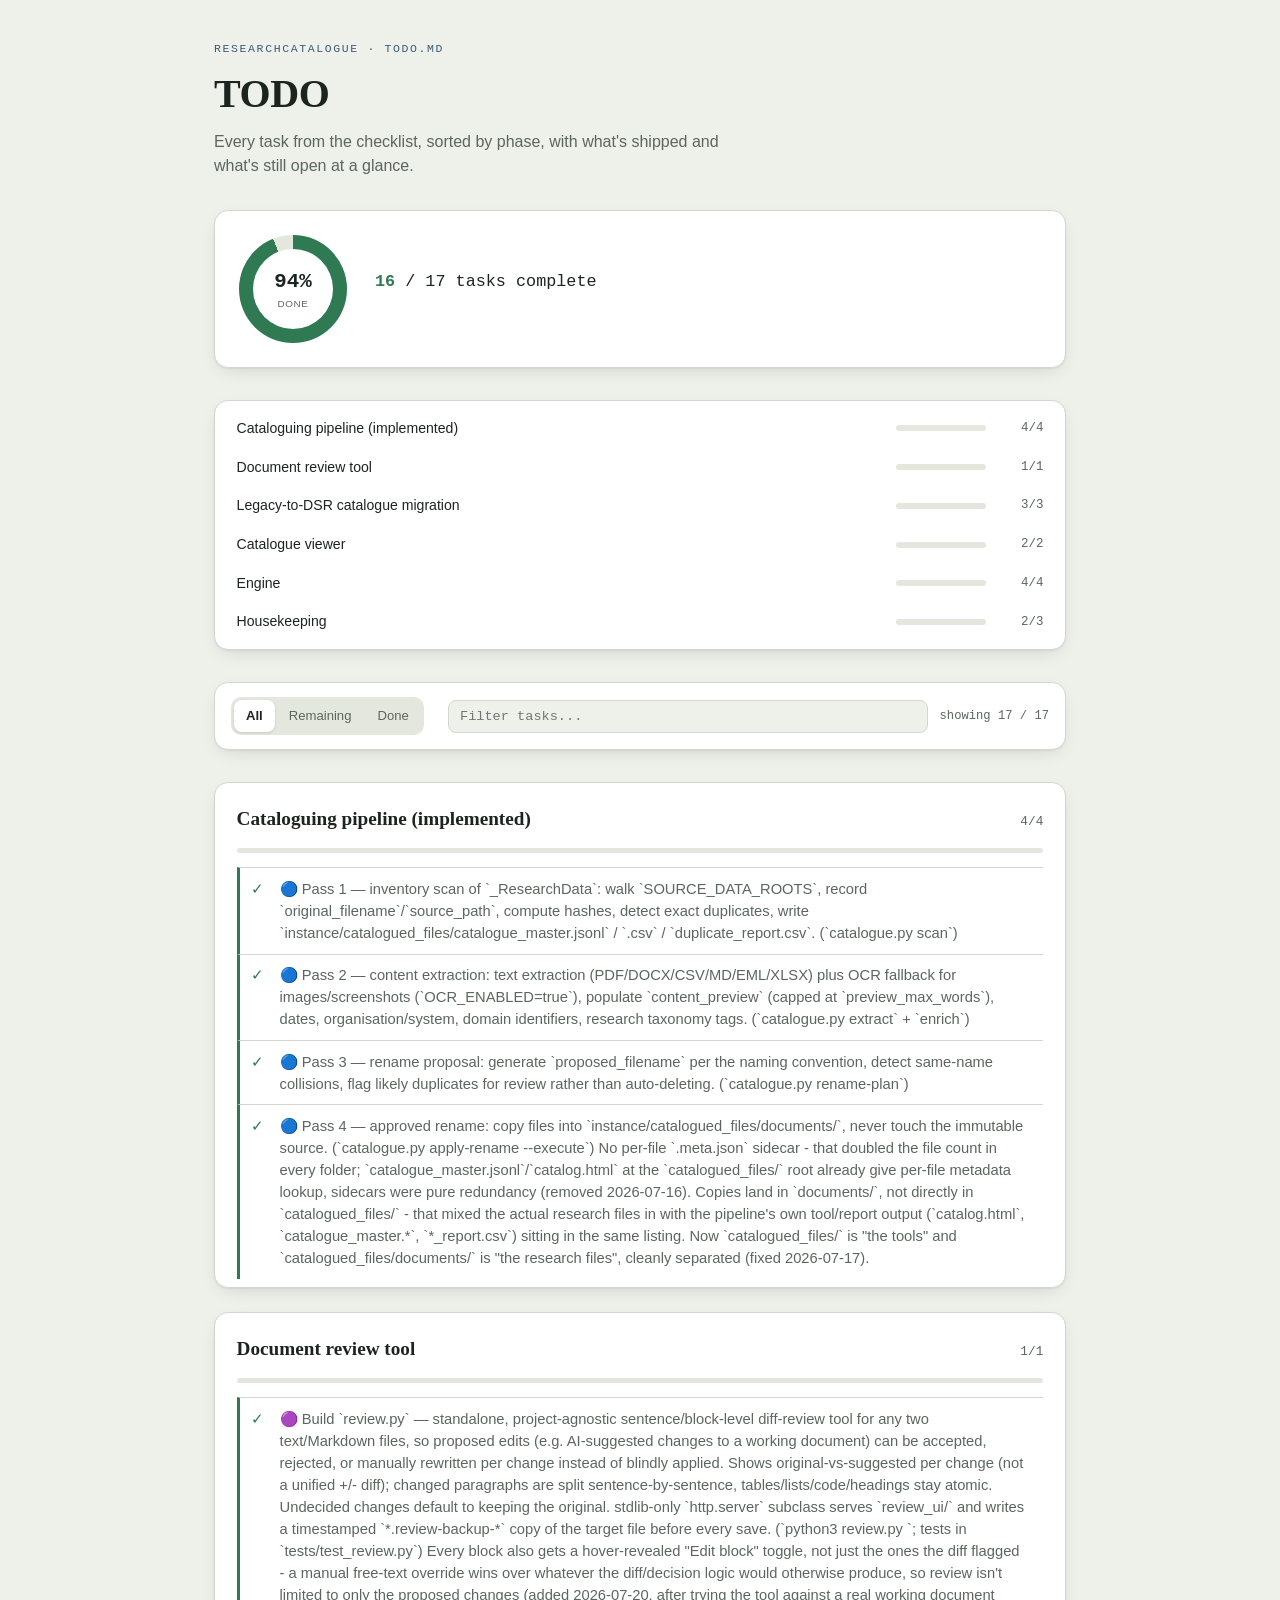
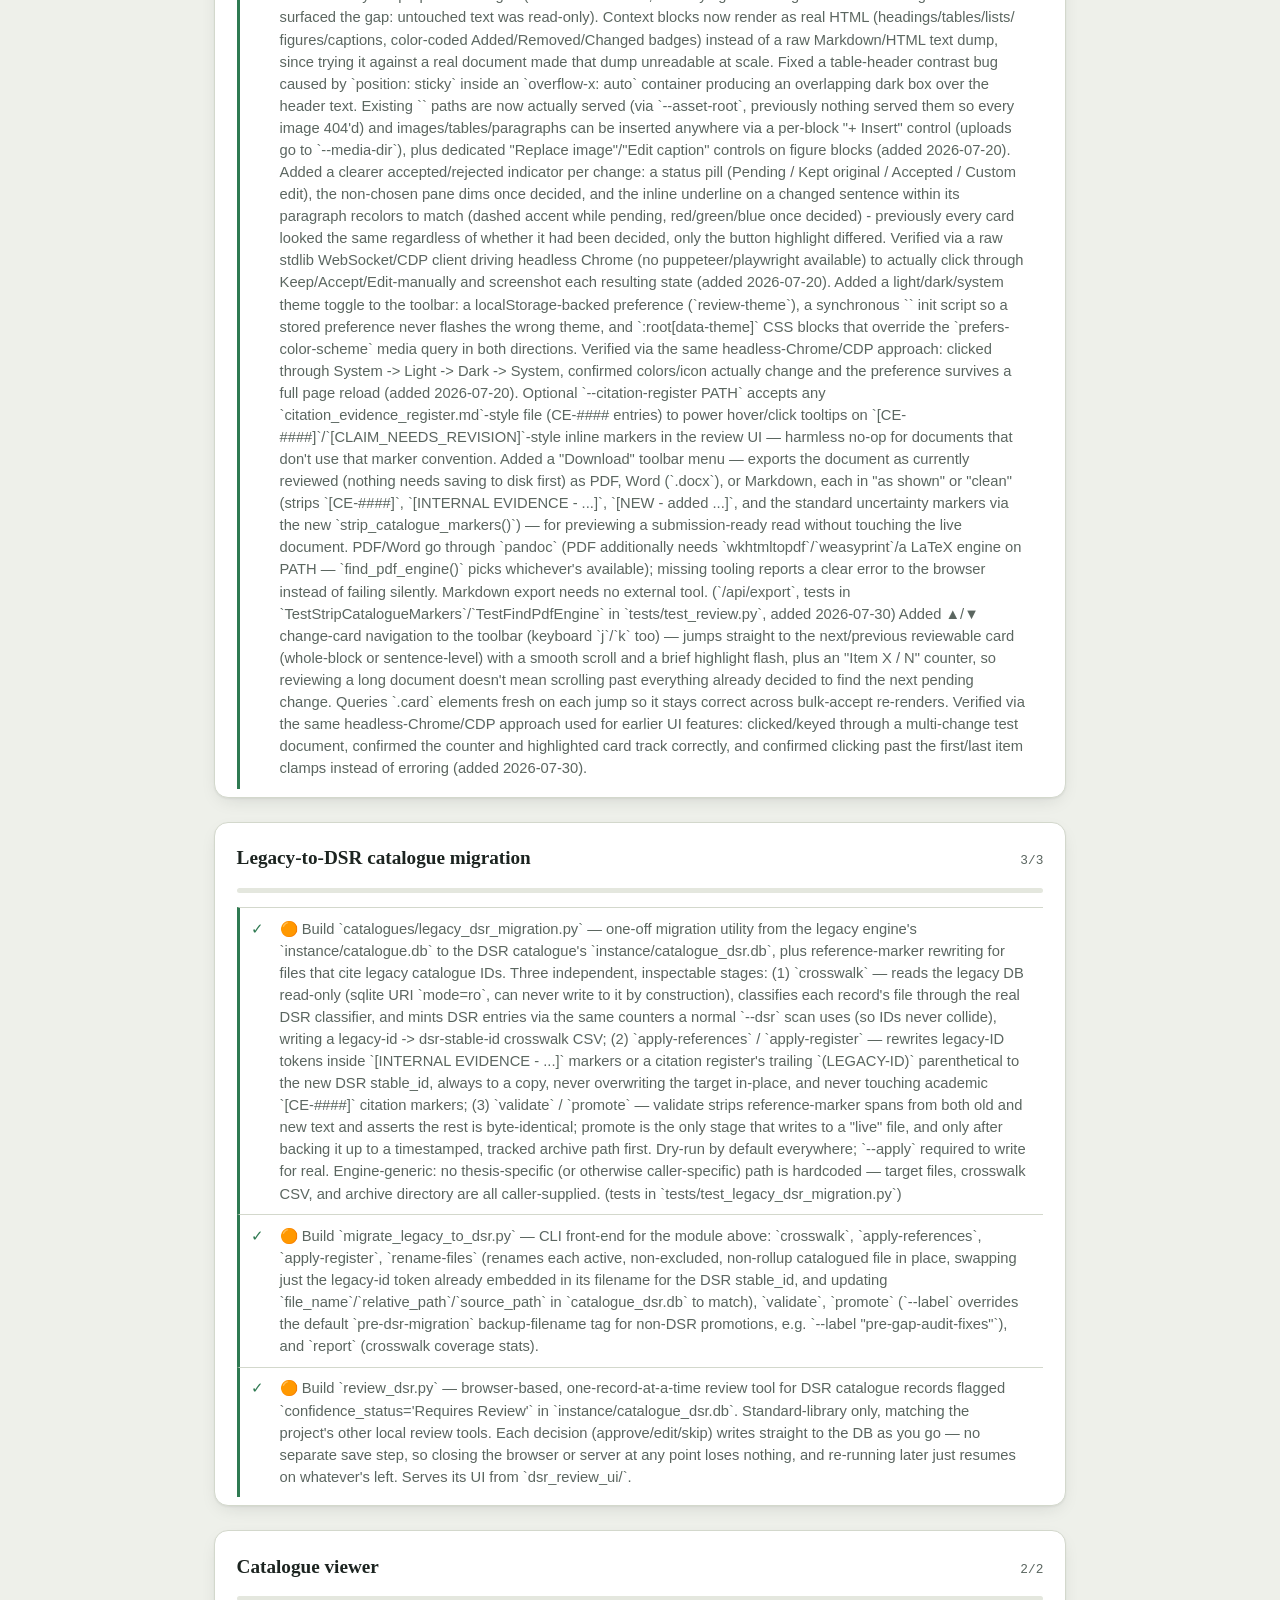
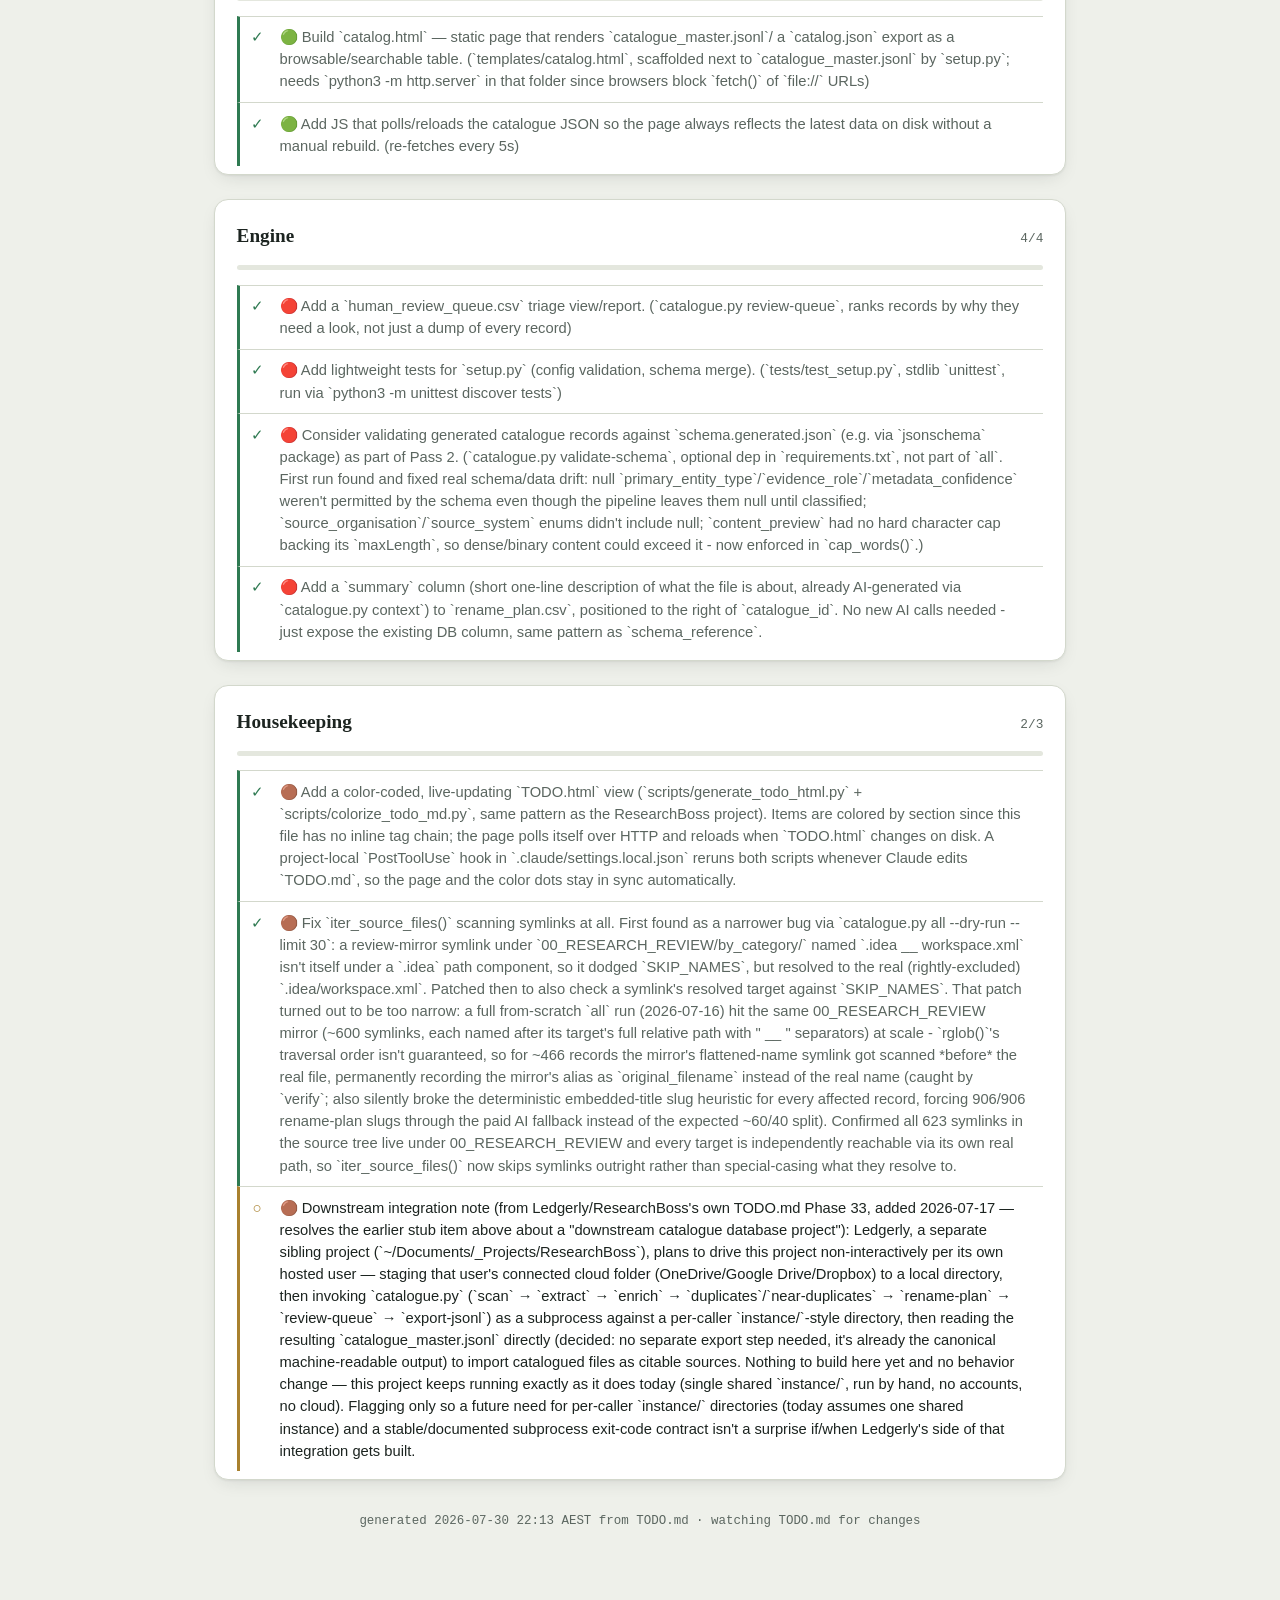
<file: TODO.html>
<!doctype html>
<html>
<head>
<meta charset="utf-8" />
<meta name="viewport" content="width=device-width, initial-scale=1" />
<title>TODO</title>
<style>
  :root {
    --bg: #EEF0EA; --surface: #FFFFFF; --surface-alt: #E4E7DE;
    --text: #1C2420; --text-muted: #5B6660; --border: #D3D8CC;
    --accent: #3E5C76; --done: #2F7A52; --pending: #A9812F;
    --shadow: 0 1px 2px rgba(28,36,32,.06), 0 6px 20px -8px rgba(28,36,32,.18);
    color-scheme: light;
  }
  @media (prefers-color-scheme: dark) {
    :root {
      --bg: #12181A; --surface: #1B2326; --surface-alt: #212B2E;
      --text: #E7ECE7; --text-muted: #93A29B; --border: #2E3A3C;
      --accent: #8FB0D3; --done: #5FBE8A; --pending: #D8B168;
      --shadow: 0 1px 2px rgba(0,0,0,.3), 0 10px 30px -10px rgba(0,0,0,.5);
      color-scheme: dark;
    }
  }
  :root[data-theme="dark"] {
    --bg: #12181A; --surface: #1B2326; --surface-alt: #212B2E;
    --text: #E7ECE7; --text-muted: #93A29B; --border: #2E3A3C;
    --accent: #8FB0D3; --done: #5FBE8A; --pending: #D8B168;
    color-scheme: dark;
  }
  :root[data-theme="light"] {
    --bg: #EEF0EA; --surface: #FFFFFF; --surface-alt: #E4E7DE;
    --text: #1C2420; --text-muted: #5B6660; --border: #D3D8CC;
    --accent: #3E5C76; --done: #2F7A52; --pending: #A9812F;
    color-scheme: light;
  }
  * { box-sizing: border-box; }
  body {
    margin: 0; background: var(--bg); color: var(--text);
    font-family: -apple-system, BlinkMacSystemFont, "Segoe UI", Roboto, "Helvetica Neue", Arial, sans-serif;
    line-height: 1.5; -webkit-font-smoothing: antialiased;
  }
  .serif { font-family: "Iowan Old Style", "Palatino Linotype", Palatino, "URW Palladio L", Georgia, serif; }
  .mono, .eyebrow, .item-mark, .item-tag, .phase-progress, .toc-count, .ring-pct,
  .summary-headline, .cat-pill, .visible-count, .chip-filter, footer, .search-wrap input {
    font-family: ui-monospace, "SF Mono", "Cascadia Code", "Consolas", "Roboto Mono", monospace;
  }
  .page { max-width: 900px; margin: 0 auto; padding: 2.5rem 1.5rem 5rem; display: flex; flex-direction: column; gap: 2rem; }
  .masthead { display: flex; flex-direction: column; gap: .4rem; }
  .eyebrow { font-size: .72rem; letter-spacing: .14em; color: var(--accent); text-transform: uppercase; }
  .masthead h1 { font-size: clamp(1.8rem, 4vw, 2.5rem); margin: 0; text-wrap: balance; font-weight: 600; letter-spacing: -.01em; }
  .dek { margin: 0; color: var(--text-muted); max-width: 60ch; font-size: 1rem; }
  .summary {
    background: var(--surface); border: 1px solid var(--border); border-radius: 14px; box-shadow: var(--shadow);
    padding: 1.5rem; display: grid; grid-template-columns: auto 1fr; gap: 1.75rem; align-items: center;
  }
  .ring {
    --pct: 0; width: 108px; height: 108px; border-radius: 50%;
    background: conic-gradient(var(--done) calc(var(--pct) * 1%), var(--surface-alt) 0);
    display: flex; align-items: center; justify-content: center; flex-shrink: 0;
  }
  .ring-inner { width: 80px; height: 80px; border-radius: 50%; background: var(--surface); display: flex; flex-direction: column; align-items: center; justify-content: center; }
  .ring-pct { font-size: 1.3rem; font-weight: 600; font-variant-numeric: tabular-nums; }
  .ring-pct-label { font-size: .62rem; color: var(--text-muted); letter-spacing: .06em; text-transform: uppercase; }
  .summary-stats { display: flex; flex-direction: column; gap: .9rem; min-width: 0; }
  .summary-headline { font-size: 1.05rem; font-variant-numeric: tabular-nums; }
  .summary-headline strong { color: var(--done); }
  .cat-breakdown { display: flex; flex-wrap: wrap; gap: .6rem; }
  .cat-pill { display: inline-flex; align-items: center; gap: .4rem; font-size: .74rem; padding: .28rem .6rem; border-radius: 999px; font-variant-numeric: tabular-nums; background: var(--tag-soft); color: var(--tag); }

  @media (prefers-color-scheme: dark) {

  }


  .toc { background: var(--surface); border: 1px solid var(--border); border-radius: 14px; box-shadow: var(--shadow); padding: .5rem; }
  .toc-row { display: grid; grid-template-columns: 1fr auto auto; gap: .75rem; align-items: center; padding: .55rem .85rem; border-radius: 8px; text-decoration: none; color: var(--text); }
  .toc-row:hover { background: var(--surface-alt); }
  .toc-title { font-family: inherit; font-size: .88rem; }
  .toc-bar-track { width: 90px; height: 6px; border-radius: 999px; background: var(--surface-alt); overflow: hidden; }
  .toc-bar-fill { height: 100%; background: var(--done); border-radius: 999px; }
  .toc-count { font-size: .78rem; color: var(--text-muted); font-variant-numeric: tabular-nums; min-width: 3.6em; text-align: right; }
  .controls { position: sticky; top: .75rem; z-index: 5; background: var(--surface); border: 1px solid var(--border); border-radius: 14px; box-shadow: var(--shadow); padding: .85rem 1rem; display: flex; flex-wrap: wrap; gap: .75rem; align-items: center; }
  .segmented { display: inline-flex; background: var(--surface-alt); border-radius: 10px; padding: 3px; gap: 2px; }
  .segmented button { border: none; background: transparent; color: var(--text-muted); font: inherit; font-family: -apple-system, BlinkMacSystemFont, "Segoe UI", Roboto, sans-serif; font-size: .82rem; padding: .4rem .75rem; border-radius: 8px; cursor: pointer; }
  .segmented button.active { background: var(--surface); color: var(--text); box-shadow: 0 1px 3px rgba(0,0,0,.12); font-weight: 600; }
  .chip-filter { display: inline-flex; align-items: center; gap: .35rem; font-size: .76rem; padding: .38rem .7rem; border-radius: 999px; border: 1px solid var(--border); background: var(--surface); color: var(--text-muted); cursor: pointer; }
  .chip-filter.on { background: var(--tag-soft); color: var(--tag); border-color: transparent; }
  .search-wrap { flex: 1 1 180px; min-width: 140px; }
  .search-wrap input { width: 100%; font-size: .85rem; padding: .5rem .7rem; border-radius: 8px; border: 1px solid var(--border); background: var(--bg); color: var(--text); }
  .search-wrap input:focus-visible, .segmented button:focus-visible, .chip-filter:focus-visible, .toc-row:focus-visible { outline: 2px solid var(--accent); outline-offset: 2px; }
  .visible-count { font-size: .76rem; color: var(--text-muted); margin-left: auto; white-space: nowrap; }
  #phases { display: flex; flex-direction: column; gap: 1.5rem; }
  .phase { background: var(--surface); border: 1px solid var(--border); border-radius: 14px; box-shadow: var(--shadow); padding: 1.35rem 1.35rem .5rem; scroll-margin-top: 5.5rem; }
  .phase-head { display: flex; justify-content: space-between; align-items: baseline; gap: 1rem; margin-bottom: .9rem; }
  .phase-head h2 { font-size: 1.2rem; margin: 0; font-weight: 600; text-wrap: balance; }
  .phase-progress { font-size: .8rem; color: var(--text-muted); white-space: nowrap; font-variant-numeric: tabular-nums; }
  .phase-bar-track { height: 5px; border-radius: 999px; background: var(--surface-alt); overflow: hidden; margin-bottom: .9rem; }
  .phase-bar-fill { height: 100%; background: var(--done); }
  .item { display: grid; grid-template-columns: 1.4rem 1fr auto; gap: .7rem; align-items: start; padding: .6rem .4rem; border-top: 1px solid var(--border); border-left: 3px solid transparent; }
  .item:first-of-type { border-top: none; }
  .item.done { border-left-color: var(--done); }
  .item.pending { border-left-color: var(--pending); }
  .item.hidden { display: none; }
  .item-mark { font-size: .95rem; line-height: 1.6; text-align: center; }
  .item.done .item-mark { color: var(--done); }
  .item.pending .item-mark { color: var(--pending); }
  .item-text { font-family: -apple-system, BlinkMacSystemFont, "Segoe UI", Roboto, sans-serif; font-size: .92rem; }
  .item.done .item-text { color: var(--text-muted); }
  .item-tag { font-size: .68rem; letter-spacing: .03em; padding: .2rem .5rem; border-radius: 999px; white-space: nowrap; text-transform: uppercase; align-self: center; background: var(--tag-soft); color: var(--tag); }
  .phase.all-hidden { display: none; }
  footer { text-align: center; color: var(--text-muted); font-size: .78rem; }
  @media (max-width: 560px) {
    .summary { grid-template-columns: 1fr; text-align: left; justify-items: start; }
    .item { grid-template-columns: 1.2rem 1fr; }
    .item-tag { grid-column: 2; justify-self: start; margin-top: .2rem; }
    .toc-row { grid-template-columns: 1fr auto; }
    .toc-bar-track { display: none; }
  }
  @media (prefers-reduced-motion: reduce) { * { transition: none !important; } }
</style>
</head>
<body>
<div class="page">
  <header class="masthead">
    <div class="eyebrow">ResearchCatalogue &middot; TODO.md</div>
    <h1 class="serif">TODO</h1>
    <p class="dek">Every task from the checklist, sorted by phase, with what's shipped and what's still open at a glance.</p>
  </header>

  <section class="summary" id="summary-section">
    <div class="ring" id="ring">
      <div class="ring-inner"><span class="ring-pct" id="ring-pct">0%</span><span class="ring-pct-label">done</span></div>
    </div>
    <div class="summary-stats">
      <div class="summary-headline" id="summary-headline"></div>
      <div class="cat-breakdown" id="cat-breakdown"></div>
    </div>
  </section>

  <nav class="toc" id="toc"></nav>

  <section class="controls">
    <div class="segmented" id="status-filter" role="group" aria-label="Filter by status">
      <button data-status="all" class="active">All</button>
      <button data-status="pending">Remaining</button>
      <button data-status="done">Done</button>
    </div>
    <div id="cat-filters"></div>
    <div class="search-wrap"><input type="text" id="search" placeholder="Filter tasks..." aria-label="Filter tasks by keyword" /></div>
    <span class="visible-count" id="visible-count"></span>
  </section>

  <main id="phases"></main>

  <footer>generated 2026-07-30 22:13 AEST from TODO.md &middot; <span id="live-status">auto-refreshes when TODO.md changes (needs http, not file://)</span></footer>
</div>

<script>
  const DATA = [{"title": "Cataloguing pipeline (implemented)", "items": [{"done": true, "category": null, "text": "\ud83d\udd35 Pass 1 \u2014 inventory scan of `_ResearchData`: walk `SOURCE_DATA_ROOTS`, record `original_filename`/`source_path`, compute hashes, detect exact duplicates, write `instance/catalogued_files/catalogue_master.jsonl` / `.csv` / `duplicate_report.csv`. (`catalogue.py scan`)"}, {"done": true, "category": null, "text": "\ud83d\udd35 Pass 2 \u2014 content extraction: text extraction (PDF/DOCX/CSV/MD/EML/XLSX) plus OCR fallback for images/screenshots (`OCR_ENABLED=true`), populate `content_preview` (capped at `preview_max_words`), dates, organisation/system, domain identifiers, research taxonomy tags. (`catalogue.py extract` + `enrich`)"}, {"done": true, "category": null, "text": "\ud83d\udd35 Pass 3 \u2014 rename proposal: generate `proposed_filename` per the naming convention, detect same-name collisions, flag likely duplicates for review rather than auto-deleting. (`catalogue.py rename-plan`)"}, {"done": true, "category": null, "text": "\ud83d\udd35 Pass 4 \u2014 approved rename: copy files into `instance/catalogued_files/documents/`, never touch the immutable source. (`catalogue.py apply-rename --execute`) No per-file `.meta.json` sidecar - that doubled the file count in every folder; `catalogue_master.jsonl`/`catalog.html` at the `catalogued_files/` root already give per-file metadata lookup, sidecars were pure redundancy (removed 2026-07-16). Copies land in `documents/`, not directly in `catalogued_files/` - that mixed the actual research files in with the pipeline's own tool/report output (`catalog.html`, `catalogue_master.*`, `*_report.csv`) sitting in the same listing. Now `catalogued_files/` is \"the tools\" and `catalogued_files/documents/` is \"the research files\", cleanly separated (fixed 2026-07-17)."}]}, {"title": "Document review tool", "items": [{"done": true, "category": null, "text": "\ud83d\udfe3 Build `review.py` \u2014 standalone, project-agnostic sentence/block-level diff-review tool for any two text/Markdown files, so proposed edits (e.g. AI-suggested changes to a working document) can be accepted, rejected, or manually rewritten per change instead of blindly applied. Shows original-vs-suggested per change (not a unified +/- diff); changed paragraphs are split sentence-by-sentence, tables/lists/code/headings stay atomic. Undecided changes default to keeping the original. stdlib-only `http.server` subclass serves `review_ui/` and writes a timestamped `*.review-backup-*` copy of the target file before every save. (`python3 review.py <original.md> <proposed.md>`; tests in `tests/test_review.py`) Every block also gets a hover-revealed \"Edit block\" toggle, not just the ones the diff flagged - a manual free-text override wins over whatever the diff/decision logic would otherwise produce, so review isn't limited to only the proposed changes (added 2026-07-20, after trying the tool against a real working document surfaced the gap: untouched text was read-only). Context blocks now render as real HTML (headings/tables/lists/ figures/captions, color-coded Added/Removed/Changed badges) instead of a raw Markdown/HTML text dump, since trying it against a real document made that dump unreadable at scale. Fixed a table-header contrast bug caused by `position: sticky` inside an `overflow-x: auto` container producing an overlapping dark box over the header text. Existing `<img>` paths are now actually served (via `--asset-root`, previously nothing served them so every image 404'd) and images/tables/paragraphs can be inserted anywhere via a per-block \"+ Insert\" control (uploads go to `--media-dir`), plus dedicated \"Replace image\"/\"Edit caption\" controls on figure blocks (added 2026-07-20). Added a clearer accepted/rejected indicator per change: a status pill (Pending / Kept original / Accepted / Custom edit), the non-chosen pane dims once decided, and the inline underline on a changed sentence within its paragraph recolors to match (dashed accent while pending, red/green/blue once decided) - previously every card looked the same regardless of whether it had been decided, only the button highlight differed. Verified via a raw stdlib WebSocket/CDP client driving headless Chrome (no puppeteer/playwright available) to actually click through Keep/Accept/Edit-manually and screenshot each resulting state (added 2026-07-20). Added a light/dark/system theme toggle to the toolbar: a localStorage-backed preference (`review-theme`), a synchronous `<head>` init script so a stored preference never flashes the wrong theme, and `:root[data-theme]` CSS blocks that override the `prefers-color-scheme` media query in both directions. Verified via the same headless-Chrome/CDP approach: clicked through System -> Light -> Dark -> System, confirmed colors/icon actually change and the preference survives a full page reload (added 2026-07-20). Optional `--citation-register PATH` accepts any `citation_evidence_register.md`-style file (CE-#### entries) to power hover/click tooltips on `[CE-####]`/`[CLAIM_NEEDS_REVISION]`-style inline markers in the review UI \u2014 harmless no-op for documents that don't use that marker convention. Added a \"Download\" toolbar menu \u2014 exports the document as currently reviewed (nothing needs saving to disk first) as PDF, Word (`.docx`), or Markdown, each in \"as shown\" or \"clean\" (strips `[CE-####]`, `[INTERNAL EVIDENCE - ...]`, `[NEW - added ...]`, and the standard uncertainty markers via the new `strip_catalogue_markers()`) \u2014 for previewing a submission-ready read without touching the live document. PDF/Word go through `pandoc` (PDF additionally needs `wkhtmltopdf`/`weasyprint`/a LaTeX engine on PATH \u2014 `find_pdf_engine()` picks whichever's available); missing tooling reports a clear error to the browser instead of failing silently. Markdown export needs no external tool. (`/api/export`, tests in `TestStripCatalogueMarkers`/`TestFindPdfEngine` in `tests/test_review.py`, added 2026-07-30) Added \u25b2/\u25bc change-card navigation to the toolbar (keyboard `j`/`k` too) \u2014 jumps straight to the next/previous reviewable card (whole-block or sentence-level) with a smooth scroll and a brief highlight flash, plus an \"Item X / N\" counter, so reviewing a long document doesn't mean scrolling past everything already decided to find the next pending change. Queries `.card` elements fresh on each jump so it stays correct across bulk-accept re-renders. Verified via the same headless-Chrome/CDP approach used for earlier UI features: clicked/keyed through a multi-change test document, confirmed the counter and highlighted card track correctly, and confirmed clicking past the first/last item clamps instead of erroring (added 2026-07-30)."}]}, {"title": "Legacy-to-DSR catalogue migration", "items": [{"done": true, "category": null, "text": "\ud83d\udfe0 Build `catalogues/legacy_dsr_migration.py` \u2014 one-off migration utility from the legacy engine's `instance/catalogue.db` to the DSR catalogue's `instance/catalogue_dsr.db`, plus reference-marker rewriting for files that cite legacy catalogue IDs. Three independent, inspectable stages: (1) `crosswalk` \u2014 reads the legacy DB read-only (sqlite URI `mode=ro`, can never write to it by construction), classifies each record's file through the real DSR classifier, and mints DSR entries via the same counters a normal `--dsr` scan uses (so IDs never collide), writing a legacy-id -> dsr-stable-id crosswalk CSV; (2) `apply-references` / `apply-register` \u2014 rewrites legacy-ID tokens inside `[INTERNAL EVIDENCE - ...]` markers or a citation register's trailing `(LEGACY-ID)` parenthetical to the new DSR stable_id, always to a copy, never overwriting the target in-place, and never touching academic `[CE-####]` citation markers; (3) `validate` / `promote` \u2014 validate strips reference-marker spans from both old and new text and asserts the rest is byte-identical; promote is the only stage that writes to a \"live\" file, and only after backing it up to a timestamped, tracked archive path first. Dry-run by default everywhere; `--apply` required to write for real. Engine-generic: no thesis-specific (or otherwise caller-specific) path is hardcoded \u2014 target files, crosswalk CSV, and archive directory are all caller-supplied. (tests in `tests/test_legacy_dsr_migration.py`)"}, {"done": true, "category": null, "text": "\ud83d\udfe0 Build `migrate_legacy_to_dsr.py` \u2014 CLI front-end for the module above: `crosswalk`, `apply-references`, `apply-register`, `rename-files` (renames each active, non-excluded, non-rollup catalogued file in place, swapping just the legacy-id token already embedded in its filename for the DSR stable_id, and updating `file_name`/`relative_path`/`source_path` in `catalogue_dsr.db` to match), `validate`, `promote` (`--label` overrides the default `pre-dsr-migration` backup-filename tag for non-DSR promotions, e.g. `--label \"pre-gap-audit-fixes\"`), and `report` (crosswalk coverage stats)."}, {"done": true, "category": null, "text": "\ud83d\udfe0 Build `review_dsr.py` \u2014 browser-based, one-record-at-a-time review tool for DSR catalogue records flagged `confidence_status='Requires Review'` in `instance/catalogue_dsr.db`. Standard-library only, matching the project's other local review tools. Each decision (approve/edit/skip) writes straight to the DB as you go \u2014 no separate save step, so closing the browser or server at any point loses nothing, and re-running later just resumes on whatever's left. Serves its UI from `dsr_review_ui/`."}]}, {"title": "Catalogue viewer", "items": [{"done": true, "category": null, "text": "\ud83d\udfe2 Build `catalog.html` \u2014 static page that renders `catalogue_master.jsonl`/ a `catalog.json` export as a browsable/searchable table. (`templates/catalog.html`, scaffolded next to `catalogue_master.jsonl` by `setup.py`; needs `python3 -m http.server` in that folder since browsers block `fetch()` of `file://` URLs)"}, {"done": true, "category": null, "text": "\ud83d\udfe2 Add JS that polls/reloads the catalogue JSON so the page always reflects the latest data on disk without a manual rebuild. (re-fetches every 5s)"}]}, {"title": "Engine", "items": [{"done": true, "category": null, "text": "\ud83d\udd34 Add a `human_review_queue.csv` triage view/report. (`catalogue.py review-queue`, ranks records by why they need a look, not just a dump of every record)"}, {"done": true, "category": null, "text": "\ud83d\udd34 Add lightweight tests for `setup.py` (config validation, schema merge). (`tests/test_setup.py`, stdlib `unittest`, run via `python3 -m unittest discover tests`)"}, {"done": true, "category": null, "text": "\ud83d\udd34 Consider validating generated catalogue records against `schema.generated.json` (e.g. via `jsonschema` package) as part of Pass 2. (`catalogue.py validate-schema`, optional dep in `requirements.txt`, not part of `all`. First run found and fixed real schema/data drift: null `primary_entity_type`/`evidence_role`/`metadata_confidence` weren't permitted by the schema even though the pipeline leaves them null until classified; `source_organisation`/`source_system` enums didn't include null; `content_preview` had no hard character cap backing its `maxLength`, so dense/binary content could exceed it - now enforced in `cap_words()`.)"}, {"done": true, "category": null, "text": "\ud83d\udd34 Add a `summary` column (short one-line description of what the file is about, already AI-generated via `catalogue.py context`) to `rename_plan.csv`, positioned to the right of `catalogue_id`. No new AI calls needed - just expose the existing DB column, same pattern as `schema_reference`."}]}, {"title": "Housekeeping", "items": [{"done": true, "category": null, "text": "\ud83d\udfe4 Add a color-coded, live-updating `TODO.html` view (`scripts/generate_todo_html.py` + `scripts/colorize_todo_md.py`, same pattern as the ResearchBoss project). Items are colored by section since this file has no inline tag chain; the page polls itself over HTTP and reloads when `TODO.html` changes on disk. A project-local `PostToolUse` hook in `.claude/settings.local.json` reruns both scripts whenever Claude edits `TODO.md`, so the page and the color dots stay in sync automatically."}, {"done": true, "category": null, "text": "\ud83d\udfe4 Fix `iter_source_files()` scanning symlinks at all. First found as a narrower bug via `catalogue.py all --dry-run --limit 30`: a review-mirror symlink under `00_RESEARCH_REVIEW/by_category/` named `.idea __ workspace.xml` isn't itself under a `.idea` path component, so it dodged `SKIP_NAMES`, but resolved to the real (rightly-excluded) `.idea/workspace.xml`. Patched then to also check a symlink's resolved target against `SKIP_NAMES`. That patch turned out to be too narrow: a full from-scratch `all` run (2026-07-16) hit the same 00_RESEARCH_REVIEW mirror (~600 symlinks, each named after its target's full relative path with \" __ \" separators) at scale - `rglob()`'s traversal order isn't guaranteed, so for ~466 records the mirror's flattened-name symlink got scanned *before* the real file, permanently recording the mirror's alias as `original_filename` instead of the real name (caught by `verify`; also silently broke the deterministic embedded-title slug heuristic for every affected record, forcing 906/906 rename-plan slugs through the paid AI fallback instead of the expected ~60/40 split). Confirmed all 623 symlinks in the source tree live under 00_RESEARCH_REVIEW and every target is independently reachable via its own real path, so `iter_source_files()` now skips symlinks outright rather than special-casing what they resolve to."}, {"done": false, "category": null, "text": "\ud83d\udfe4 Downstream integration note (from Ledgerly/ResearchBoss's own TODO.md Phase 33, added 2026-07-17 \u2014 resolves the earlier stub item above about a \"downstream catalogue database project\"): Ledgerly, a separate sibling project (`~/Documents/_Projects/ResearchBoss`), plans to drive this project non-interactively per its own hosted user \u2014 staging that user's connected cloud folder (OneDrive/Google Drive/Dropbox) to a local directory, then invoking `catalogue.py` (`scan` \u2192 `extract` \u2192 `enrich` \u2192 `duplicates`/`near-duplicates` \u2192 `rename-plan` \u2192 `review-queue` \u2192 `export-jsonl`) as a subprocess against a per-caller `instance/`-style directory, then reading the resulting `catalogue_master.jsonl` directly (decided: no separate export step needed, it's already the canonical machine-readable output) to import catalogued files as citable sources. Nothing to build here yet and no behavior change \u2014 this project keeps running exactly as it does today (single shared `instance/`, run by hand, no accounts, no cloud). Flagging only so a future need for per-caller `instance/` directories (today assumes one shared instance) and a stable/documented subprocess exit-code contract isn't a surprise if/when Ledgerly's side of that integration gets built."}]}];
  const CATS = {};
  const HAS_CATS = false;

  const phasesEl = document.getElementById('phases');
  const tocEl = document.getElementById('toc');
  const catBreakdownEl = document.getElementById('cat-breakdown');
  const catFiltersEl = document.getElementById('cat-filters');
  const summaryHeadlineEl = document.getElementById('summary-headline');
  const ringEl = document.getElementById('ring');
  const ringPctEl = document.getElementById('ring-pct');
  const visibleCountEl = document.getElementById('visible-count');
  const searchInput = document.getElementById('search');
  const statusFilterEl = document.getElementById('status-filter');

  const slug = (s) => s.toLowerCase().replace(/[^a-z0-9]+/g, '-').replace(/(^-|-$)/g, '');
  const catClass = (c) => CATS[c] || '';

  let state = { status: 'all', cats: new Set(), q: '' };

  function computeTotals() {
    let total = 0, done = 0;
    const byCat = {};
    Object.keys(CATS).forEach(c => byCat[c] = { total: 0, done: 0 });
    DATA.forEach(p => p.items.forEach(i => {
      total++;
      if (i.done) done++;
      if (i.category) {
        byCat[i.category].total++;
        if (i.done) byCat[i.category].done++;
      }
    }));
    return { total, done, byCat };
  }

  function renderSummary() {
    const { total, done, byCat } = computeTotals();
    const pct = total ? Math.round((done / total) * 100) : 0;
    ringEl.style.setProperty('--pct', pct);
    ringPctEl.textContent = pct + '%';
    summaryHeadlineEl.innerHTML = `<strong>${done}</strong> / ${total} tasks complete`;
    if (HAS_CATS) {
      catBreakdownEl.innerHTML = Object.entries(byCat).map(([cat, v]) =>
        `<span class="cat-pill ${catClass(cat)}">${cat} ${v.done}/${v.total}</span>`
      ).join('');
      catFiltersEl.innerHTML = Object.keys(CATS).map(cat =>
        `<button class="chip-filter ${catClass(cat)}" data-cat="${cat}" type="button">${cat}</button>`
      ).join('');
      catFiltersEl.querySelectorAll('.chip-filter').forEach(chip => {
        chip.addEventListener('click', () => {
          const cat = chip.dataset.cat;
          if (state.cats.has(cat)) { state.cats.delete(cat); chip.classList.remove('on'); }
          else { state.cats.add(cat); chip.classList.add('on'); }
          applyFilters();
        });
      });
    }
  }

  function renderTOC() {
    tocEl.innerHTML = DATA.map(p => {
      const done = p.items.filter(i => i.done).length;
      const total = p.items.length;
      const pct = total ? Math.round((done / total) * 100) : 0;
      return `<a class="toc-row" href="#${slug(p.title)}">
        <span class="toc-title">${p.title}</span>
        <span class="toc-bar-track"><span class="toc-bar-fill" style="width:${pct}%"></span></span>
        <span class="toc-count">${done}/${total}</span>
      </a>`;
    }).join('');
  }

  function renderPhases() {
    phasesEl.innerHTML = DATA.map((p, pi) => {
      const done = p.items.filter(i => i.done).length;
      const total = p.items.length;
      const pct = total ? Math.round((done / total) * 100) : 0;
      const rows = p.items.map((item, ii) => {
        const statusClass = item.done ? 'done' : 'pending';
        const mark = item.done ? '✓' : '○';
        const tag = item.category ? `<span class="item-tag ${catClass(item.category)}">${item.category}</span>` : '<span></span>';
        return `<div class="item ${statusClass}" data-phase="${pi}" data-item="${ii}" data-cat="${item.category || ''}" data-text="${item.text.toLowerCase().replace(/"/g, '&quot;')}">
          <span class="item-mark" aria-hidden="true">${mark}</span>
          <span class="item-text">${item.text}</span>
          ${tag}
        </div>`;
      }).join('');
      return `<section class="phase" id="${slug(p.title)}" data-phase="${pi}">
        <div class="phase-head"><h2 class="serif">${p.title}</h2><span class="phase-progress">${done}/${total}</span></div>
        <div class="phase-bar-track"><span class="phase-bar-fill" style="width:${pct}%"></span></div>
        ${rows}
      </section>`;
    }).join('');
  }

  function applyFilters() {
    const items = Array.from(document.querySelectorAll('.item'));
    let visible = 0;
    items.forEach(el => {
      const isDone = el.classList.contains('done');
      const cat = el.dataset.cat;
      const text = el.dataset.text;
      let show = true;
      if (state.status === 'done' && !isDone) show = false;
      if (state.status === 'pending' && isDone) show = false;
      if (state.cats.size > 0 && !state.cats.has(cat)) show = false;
      if (state.q && !text.includes(state.q)) show = false;
      el.classList.toggle('hidden', !show);
      if (show) visible++;
    });
    document.querySelectorAll('.phase').forEach(section => {
      const anyVisible = section.querySelectorAll('.item:not(.hidden)').length > 0;
      section.classList.toggle('all-hidden', !anyVisible);
    });
    const { total } = computeTotals();
    visibleCountEl.textContent = `showing ${visible} / ${total}`;
  }

  statusFilterEl.addEventListener('click', (e) => {
    const btn = e.target.closest('button[data-status]');
    if (!btn) return;
    state.status = btn.dataset.status;
    statusFilterEl.querySelectorAll('button').forEach(b => b.classList.toggle('active', b === btn));
    applyFilters();
  });

  searchInput.addEventListener('input', () => {
    state.q = searchInput.value.trim().toLowerCase();
    applyFilters();
  });

  renderSummary();
  renderTOC();
  renderPhases();
  applyFilters();

  // Live reload: poll this same page over HTTP and reload when its content
  // changes on disk (e.g. TODO.md was edited and this file got regenerated).
  // No-ops quietly if fetch is blocked, which happens when opened as file://.
  (function () {
    const liveStatusEl = document.getElementById('live-status');
    const selfUrl = location.href.split('#')[0];
    let lastText = null;
    let broken = false;

    async function poll() {
      if (broken) return;
      try {
        const sep = selfUrl.includes('?') ? '&' : '?';
        const res = await fetch(selfUrl + sep + '_ts=' + Date.now(), { cache: 'no-store' });
        if (!res.ok) return;
        const text = await res.text();
        if (lastText === null) {
          lastText = text;
          if (liveStatusEl) liveStatusEl.textContent = 'watching ' + 'TODO.md' + ' for changes';
          return;
        }
        if (text !== lastText) location.reload();
      } catch (e) {
        broken = true;
        if (liveStatusEl) liveStatusEl.textContent = 'open over http(s) to enable auto-refresh';
      }
    }

    poll();
    setInterval(poll, 3000);
  })();
</script>
</body>
</html>
</file>
